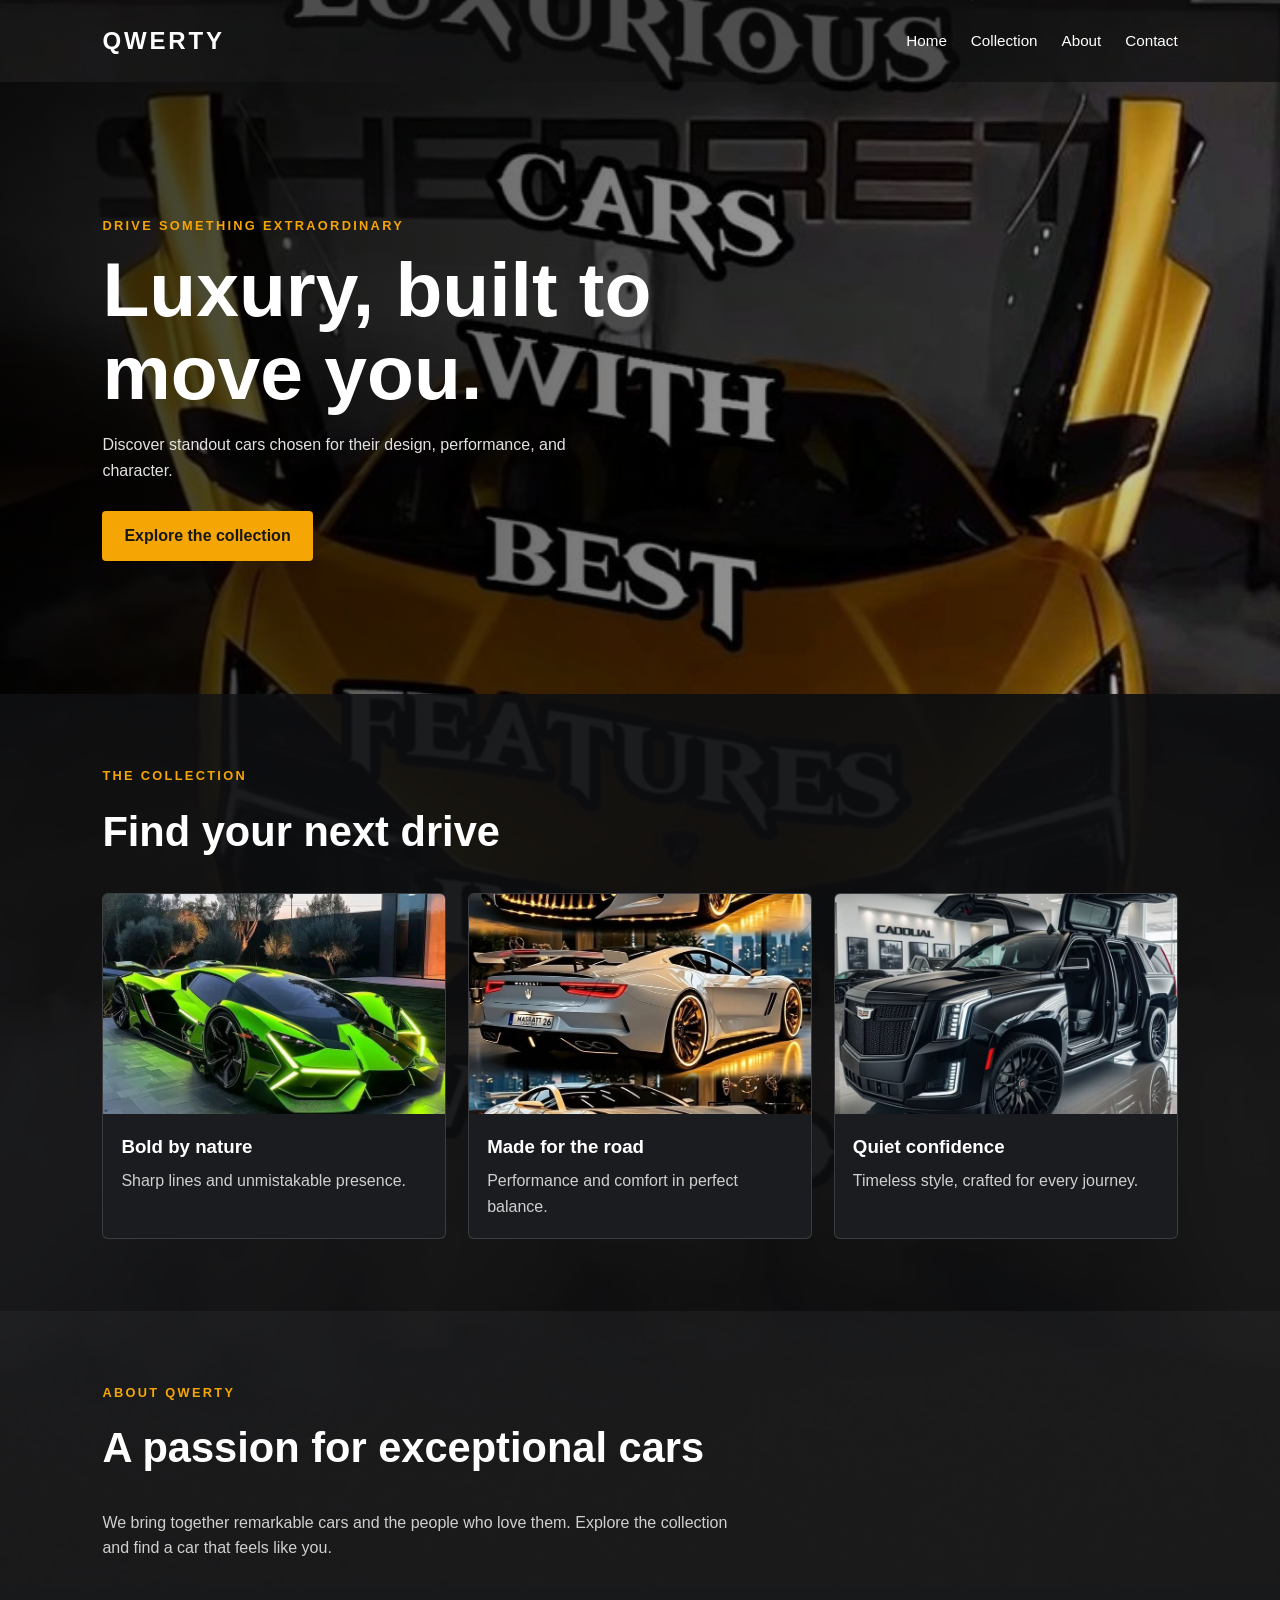
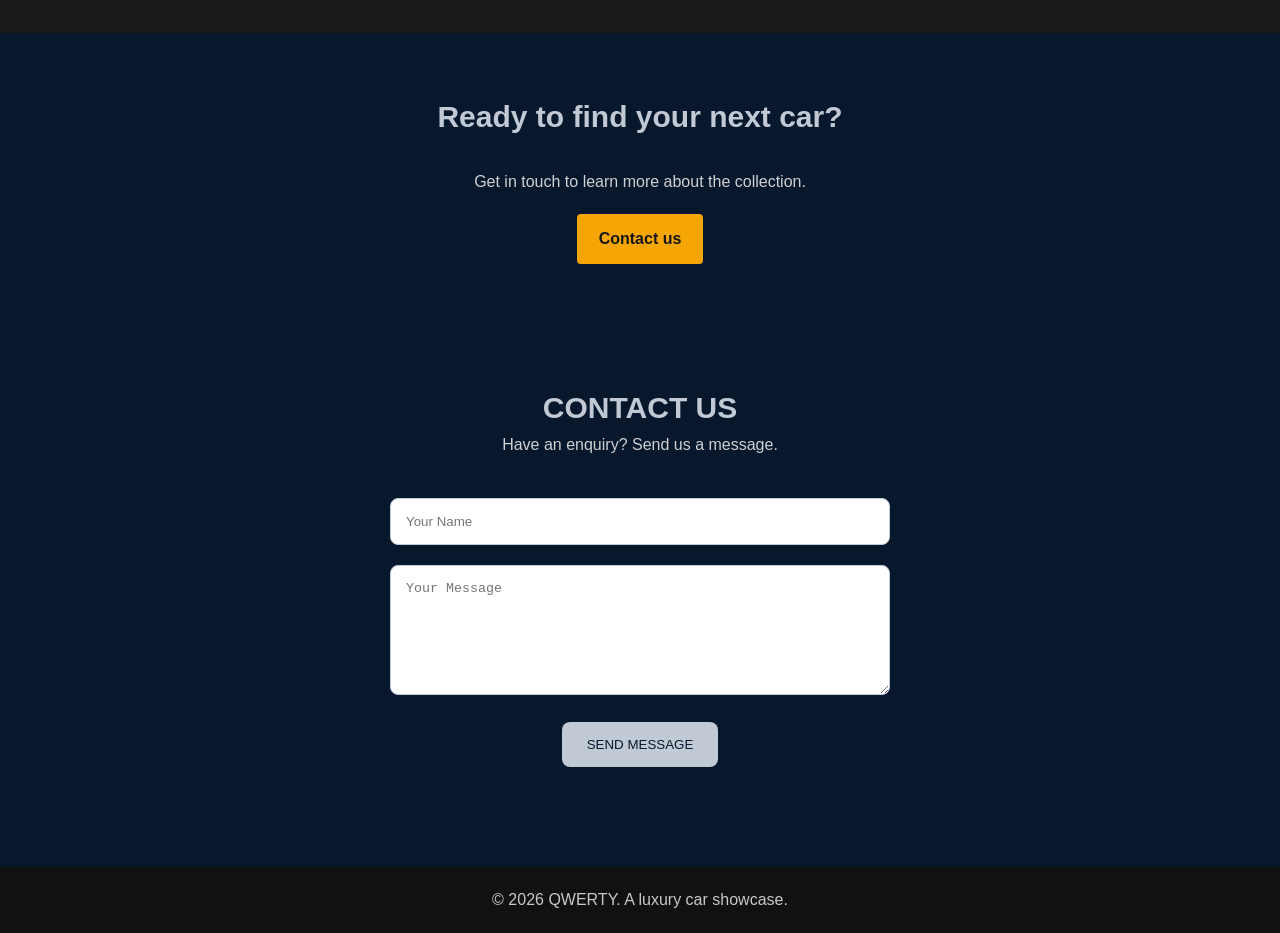
<file: index.html>
<!DOCTYPE html>
<html lang="en">
<head>
    <meta charset="UTF-8">
    <meta name="viewport" content="width=device-width, initial-scale=1.0">
    <meta name="description" content="Explore a selection of exceptional luxury cars.">
    <title>QWERTY | Luxury Cars</title>
    <link rel="stylesheet" href="morre.css">
</head>
<body>
    <header class="site-header" id="home">
        <a class="logo" href="#home">QWERTY</a>
        <nav aria-label="Main navigation">
            <ul>
                <li><a href="#home">Home</a></li>
                <li><a href="#collection">Collection</a></li>
                <li><a href="#about">About</a></li>
                <li><a href="#contact">Contact</a></li>
            </ul>
        </nav>
    </header>

    <main>
        <section class="hero">
            <div class="hero-content">
                <p class="eyebrow">DRIVE SOMETHING EXTRAORDINARY</p>
                <h1>Luxury, built to move you.</h1>
                <p>Discover standout cars chosen for their design, performance, and character.</p>
                <a class="button" href="#collection">Explore the collection</a>
            </div>
        </section>

        <section class="collection section" id="collection">
            <p class="eyebrow">THE COLLECTION</p>
            <h2>Find your next drive</h2>
            <div class="car-grid">
                <article class="car-card">
                    <img src="img/Luxury green Lamborghini.jpg" alt="Green Lamborghini">
                    <div class="card-copy">
                        <h3>Bold by nature</h3>
                        <p>Sharp lines and unmistakable presence.</p>
                    </div>
                </article>
                <article class="car-card">
                    <img src="img/653514595973326101.jpg" alt="Luxury sports car">
                    <div class="card-copy">
                        <h3>Made for the road</h3>
                        <p>Performance and comfort in perfect balance.</p>
                    </div>
                </article>
                <article class="car-card">
                    <img src="img/665547651209857141.jpg" alt="Premium car">
                    <div class="card-copy">
                        <h3>Quiet confidence</h3>
                        <p>Timeless style, crafted for every journey.</p>
                    </div>
                </article>
            </div>
        </section>

        <section class="about section" id="about">
            <p class="eyebrow">ABOUT QWERTY</p>
            <h2>A passion for exceptional cars</h2>
            <p>We bring together remarkable cars and the people who love them. Explore the collection and find a car that feels like you.</p>
        </section>

        <section class="contact section" id="contact">
            <h2>Ready to find your next car?</h2>
            <p>Get in touch to learn more about the collection.</p>
            <a class="button" href="mailto:hello@example.com">Contact us</a>
        </section>
    </main>



<section class="contact" id="contact">
    <h2>CONTACT US</h2>
    <p>Have an enquiry? Send us a message.</p>

    <form onsubmit="sendWhatsApp(event)">
        <input type="text" id="name"
        placeholder="Your Name" required>

        <textarea id="message"
        placeholder="Your Message" required></textarea>

        <button type="submit">
            SEND MESSAGE
        </button>
    </form>
</section>

<script>
function sendWhatsApp(event) {
    event.preventDefault();

    let name = document.getElementById("name").value;
    let message = document.getElementById("message").value;

    let phone = "234XXXXXXXXXX";

    let text = "Hello! My name is " + name +
               ". " + message;

    let url = "https://wa.me/" + phone +
              "?text=" + encodeURIComponent(text);

    window.open(url, "_blank");
}
</script>

    <footer>
        <p>&copy; 2026 QWERTY. A luxury car showcase.</p>
        
    </footer>
</body>
</html>
</file>
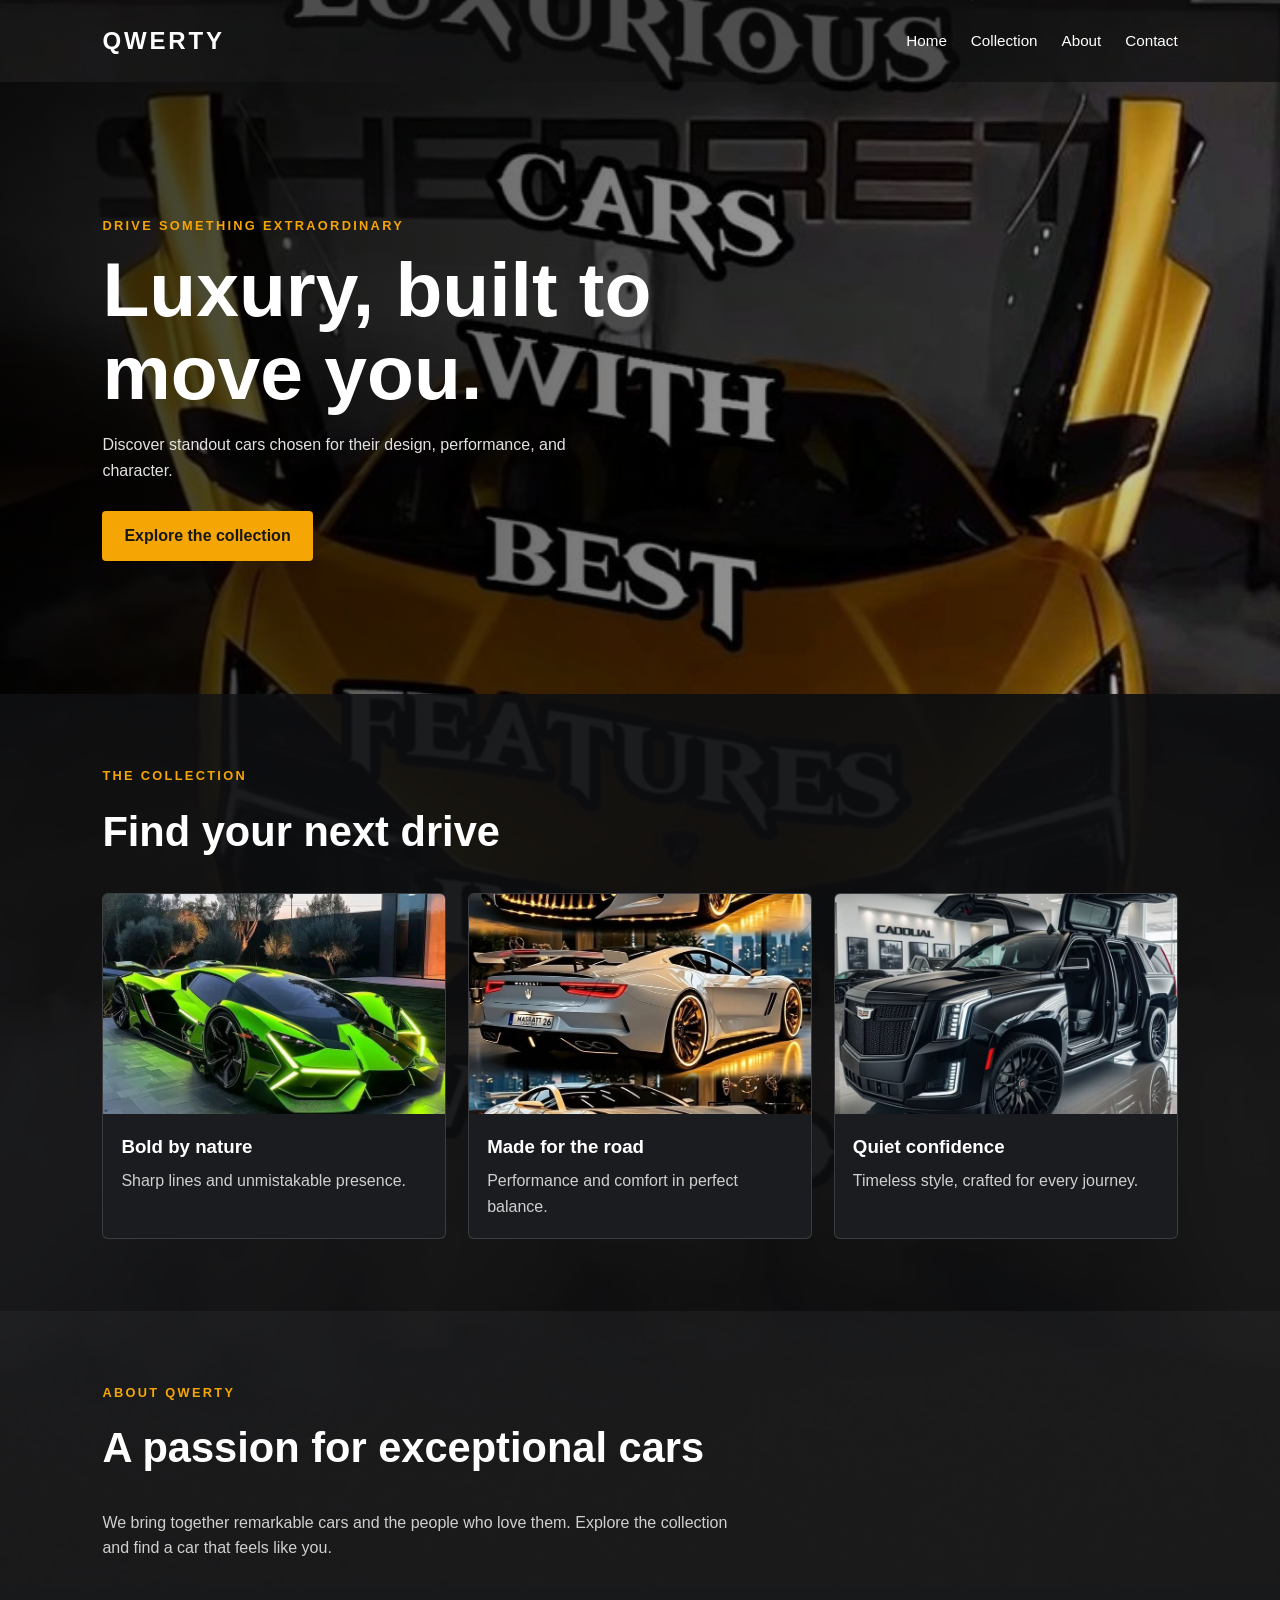
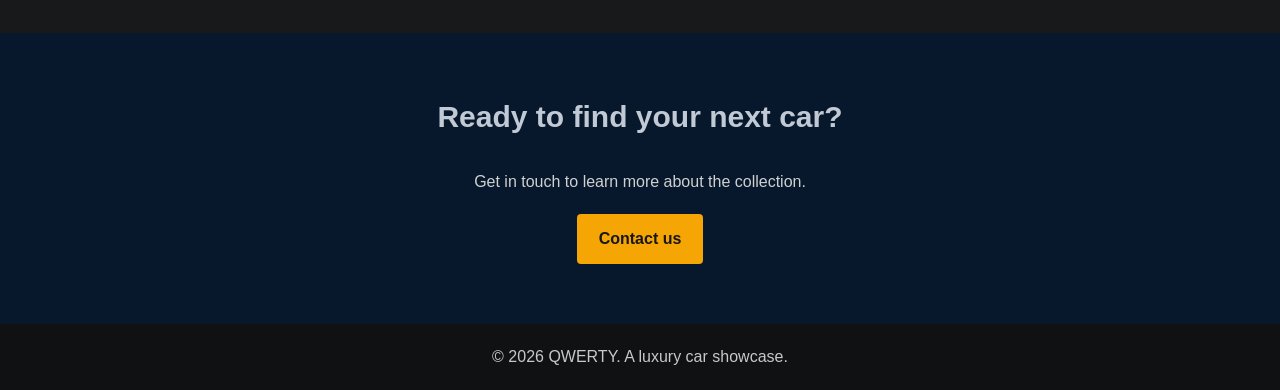
<file: morre.html>
<!DOCTYPE html>
<html lang="en">
<head>
    <meta charset="UTF-8">
    <meta name="viewport" content="width=device-width, initial-scale=1.0">
    <meta name="description" content="Explore a selection of exceptional luxury cars.">
    <title>QWERTY | Luxury Cars</title>
    <link rel="stylesheet" href="morre.css">
</head>
<body>
    <header class="site-header" id="home">
        <a class="logo" href="#home">QWERTY</a>
        <nav aria-label="Main navigation">
            <ul>
                <li><a href="#home">Home</a></li>
                <li><a href="#collection">Collection</a></li>
                <li><a href="#about">About</a></li>
                <li><a href="#contact">Contact</a></li>
            </ul>
        </nav>
    </header>

    <main>
        <section class="hero">
            <div class="hero-content">
                <p class="eyebrow">DRIVE SOMETHING EXTRAORDINARY</p>
                <h1>Luxury, built to move you.</h1>
                <p>Discover standout cars chosen for their design, performance, and character.</p>
                <a class="button" href="#collection">Explore the collection</a>
            </div>
        </section>

        <section class="collection section" id="collection">
            <p class="eyebrow">THE COLLECTION</p>
            <h2>Find your next drive</h2>
            <div class="car-grid">
                <article class="car-card">
                    <img src="img/Luxury green Lamborghini.jpg" alt="Green Lamborghini">
                    <div class="card-copy">
                        <h3>Bold by nature</h3>
                        <p>Sharp lines and unmistakable presence.</p>
                    </div>
                </article>
                <article class="car-card">
                    <img src="img/653514595973326101.jpg" alt="Luxury sports car">
                    <div class="card-copy">
                        <h3>Made for the road</h3>
                        <p>Performance and comfort in perfect balance.</p>
                    </div>
                </article>
                <article class="car-card">
                    <img src="img/665547651209857141.jpg" alt="Premium car">
                    <div class="card-copy">
                        <h3>Quiet confidence</h3>
                        <p>Timeless style, crafted for every journey.</p>
                    </div>
                </article>
            </div>
        </section>

        <section class="about section" id="about">
            <p class="eyebrow">ABOUT QWERTY</p>
            <h2>A passion for exceptional cars</h2>
            <p>We bring together remarkable cars and the people who love them. Explore the collection and find a car that feels like you.</p>
        </section>

        <section class="contact section" id="contact">
            <h2>Ready to find your next car?</h2>
            <p>Get in touch to learn more about the collection.</p>
            <a class="button" href="mailto:hello@example.com">Contact us</a>
        </section>
    </main>

    <footer>
        <p>&copy; 2026 QWERTY. A luxury car showcase.</p>
        
    </footer>
</body>
</html>
</file>
<file: morre.css>
* {
    box-sizing: border-box;
    margin: 0;
    padding: 0;
}

html {
    scroll-behavior: smooth;
}

body {
    min-height: 100vh;
    color: #fff;
    font-family: Arial, sans-serif;
    line-height: 1.6;
    background: #101113 url("img/_Top 10 Most Luxurious Cars in the World!_.jpg") center / cover fixed no-repeat;
}

a {
    color: inherit;
}

.site-header {
    display: flex;
    align-items: center;
    justify-content: space-between;
    gap: 24px;
    padding: 22px 8%;
    background: rgba(10, 10, 10, 0.72);
}

.logo {
    font-size: 1.5rem;
    font-weight: 800;
    letter-spacing: 0.12em;
    text-decoration: none;
}

nav ul {
    display: flex;
    flex-wrap: wrap;
    gap: 24px;
    list-style: none;
}

nav a {
    font-size: 0.95rem;
    text-decoration: none;
}

nav a:hover,
nav a:focus-visible {
    color: #f5a504;
}

.hero {
    display: flex;
    align-items: center;
    min-height: 68vh;
    padding: 72px 8%;
    background: linear-gradient(90deg, rgba(0, 0, 0, 0.82), rgba(0, 0, 0, 0.15));
}

.hero-content {
    max-width: 650px;
}

.eyebrow {
    margin-bottom: 12px;
    color: #f5a504;
    font-size: 0.8rem;
    font-weight: 700;
    letter-spacing: 0.18em;
}

h1 {
    max-width: 600px;
    margin-bottom: 18px;
    font-size: clamp(2.5rem, 6vw, 4.8rem);
    line-height: 1.08;
}

.hero-content > p:not(.eyebrow) {
    max-width: 500px;
    margin-bottom: 28px;
    color: #e2e2e2;
}

.button {
    display: inline-block;
    padding: 12px 22px;
    border-radius: 4px;
    background: #f5a504;
    color: #171717;
    font-weight: 700;
    text-decoration: none;
}

.button:hover,
.button:focus-visible {
    background: #ffc044;
}

.section {
    padding: 72px 8%;
    background: rgba(13, 14, 16, 0.94);
}

.section h2 {
    margin-bottom: 28px;
    font-size: clamp(1.8rem, 4vw, 2.6rem);
}

.car-grid {
    display: grid;
    grid-template-columns: repeat(3, minmax(0, 1fr));
    gap: 22px;
}

.car-card {
    overflow: hidden;
    border: 1px solid rgba(255, 255, 255, 0.14);
    border-radius: 6px;
    background: #1b1c1f;
}

.car-card img {
    display: block;
    width: 100%;
    height: 220px;
    object-fit: cover;
}

.card-copy {
    padding: 18px;
}

.card-copy h3 {
    margin-bottom: 6px;
}

.card-copy p,
.about > p:last-child,
.contact > p {
    color: #d0d0d0;
}

.about {
    background: rgba(24, 25, 28, 0.96);
}

.about > p:last-child {
    max-width: 650px;
}

.contact .button {
    margin-top: 20px;
}

footer {
    padding: 20px 8%;
    background: #101113;
    color: #c8c8c8;
    text-align: center;
}

@media (max-width: 700px) {
    .site-header {
        align-items: flex-start;
        flex-direction: column;
        padding: 20px 6%;
    }

    nav ul {
        gap: 12px 18px;
    }

    .hero {
        min-height: 60vh;
        padding: 56px 6%;
    }

    .section {
        padding: 52px 6%;
    }

    .car-grid {
        grid-template-columns: 1fr;
    }

    .car-card img {
        height: 240px;
    }
} 


.contact {
    background: #07182D;
    color: white;
    text-align: center;
    padding: 60px 20px;
}

.contact h2 {
    color: #C0C9D4;
    font-size: 30px;
}

.contact form {
    max-width: 500px;
    margin: 30px auto;
}

.contact input,
.contact textarea {
    width: 100%;
    padding: 15px;
    margin: 10px 0;
    border: 1px solid #C0C9D4;
    border-radius: 8px;
    box-sizing: border-box;
}

.contact textarea {
    height: 130px;
}

.contact button,
.whatsapp {
    display: inline-block;
    padding: 15px 25px;
    border: none;
    border-radius: 8px;
    cursor: pointer;
    text-decoration: none;
    color: white;
    margin: 10px;
}

.contact button {
    background: #C0C9D4;
    color: #07182D;
}

.whatsapp {
    background: #25D366;
}
</file>
